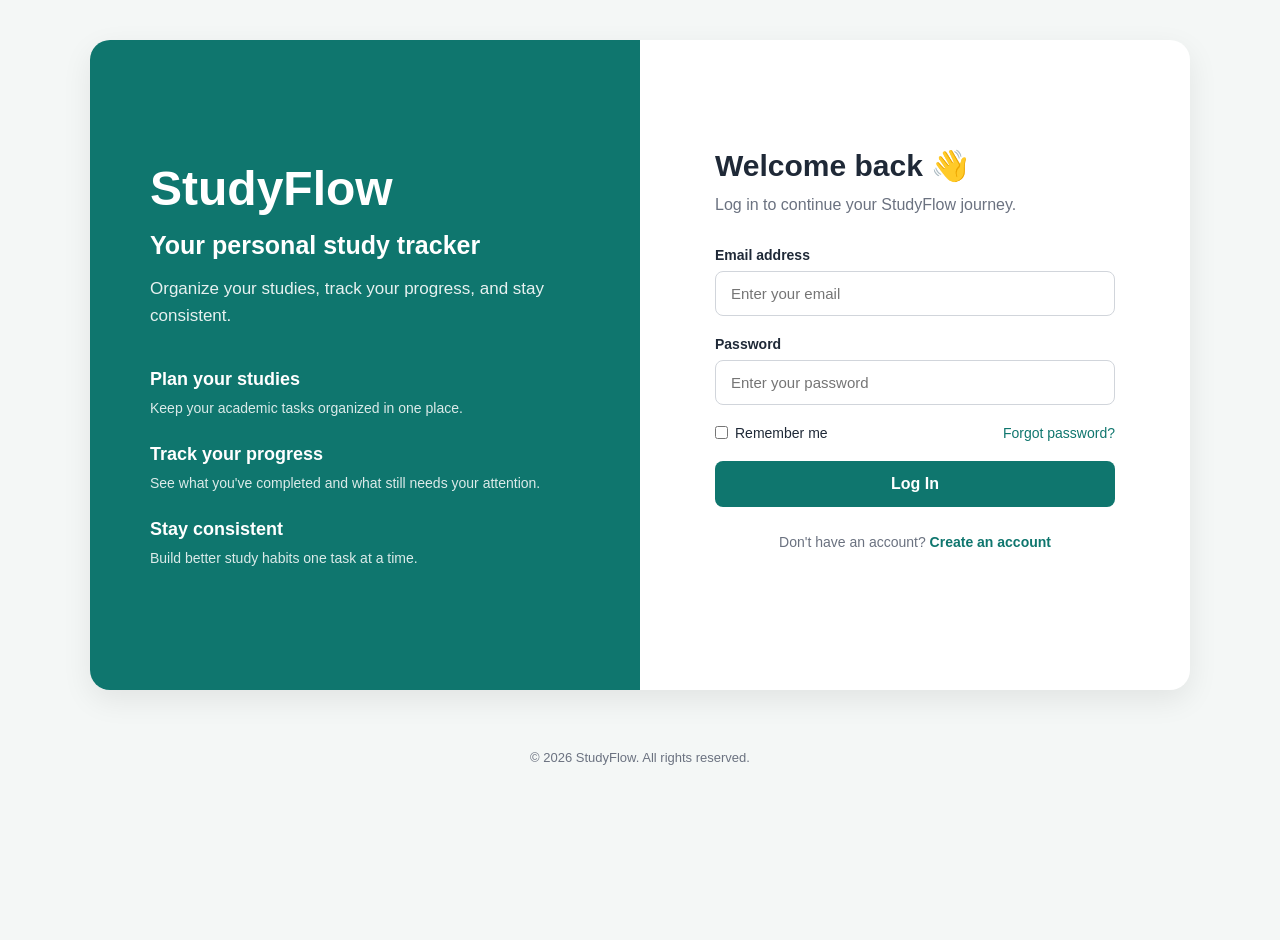
<file: index.html>
<!DOCTYPE html>
<html lang="en">
<head>
    <meta charset="UTF-8">
    <meta name="viewport" content="width=device-width, initial-scale=1.0">

    <title>StudyFlow</title>

    <link rel="stylesheet" href="style.css">
</head>

<body>

    <main class="page-container">

        <!-- Branding Section -->
        <section class="branding">

            <h1>StudyFlow</h1>

            <h2>Your personal study tracker</h2>

            <p>
                Organize your studies, track your progress, and stay consistent.
            </p>


            <div class="features">

                <div class="feature">
                    <h3>Plan your studies</h3>
                    <p>
                        Keep your academic tasks organized in one place.
                    </p>
                </div>


                <div class="feature">
                    <h3>Track your progress</h3>
                    <p>
                        See what you've completed and what still needs your attention.
                    </p>
                </div>


                <div class="feature">
                    <h3>Stay consistent</h3>
                    <p>
                        Build better study habits one task at a time.
                    </p>
                </div>

            </div>

        </section>


        <!-- Login Section -->
        <section class="login-section">

            <div class="login-container">

                <h2>Welcome back 👋</h2>

                <p>
                    Log in to continue your StudyFlow journey.
                </p>


                <form class="login-form">

                    <!-- Email -->
                    <div class="form-group">

                        <label for="email">Email address</label>

                        <input
                            type="email"
                            id="email"
                            name="email"
                            placeholder="Enter your email"
                        >

                    </div>


                    <!-- Password -->
                    <div class="form-group">

                        <label for="password">Password</label>

                        <input
                            type="password"
                            id="password"
                            name="password"
                            placeholder="Enter your password"
                        >

                    </div>


                    <!-- Login Options -->
                    <div class="login-options">

                        <label>
                            <input type="checkbox" id="remember">
                            Remember me
                        </label>

                        <a href="#">Forgot password?</a>

                    </div>


                    <!-- Login Button -->
                    <button type="submit">
                        Log In
                    </button>

                </form>


                <!-- Sign Up -->
                <p class="signup-text">
                   Don't have an account?
                   <a href="signup.html">Create an account</a>
                </p>

            </div>

        </section>

    </main>


    <!-- Footer -->
    <footer>
        <p>© 2026 StudyFlow. All rights reserved.</p>
    </footer>


    <script src="app.js"></script>

</body>
</html>
</file>
<file: style.css>
/* ================================
   GENERAL RESET
================================ */

* {
    margin: 0;
    padding: 0;
    box-sizing: border-box;
}

body {
    font-family: Arial, sans-serif;
    background-color: #f4f7f6;
    color: #1f2937;
    min-height: 100vh;
}


/* ================================
   MAIN PAGE
================================ */

.page-container {
    width: 90%;
    max-width: 1100px;
    min-height: 650px;
    margin: 40px auto;
    display: grid;
    grid-template-columns: 1fr 1fr;
    background-color: white;
    border-radius: 20px;
    overflow: hidden;
    box-shadow: 0 10px 30px rgba(0, 0, 0, 0.08);
}


/* ================================
   BRANDING SECTION
================================ */

.branding {
    background-color: #0f766e;
    color: white;
    padding: 60px;
    display: flex;
    flex-direction: column;
    justify-content: center;
}

.branding h1 {
    font-size: 48px;
    margin-bottom: 15px;
}

.branding h2 {
    font-size: 25px;
    margin-bottom: 15px;
}

.branding > p {
    font-size: 17px;
    line-height: 1.6;
    margin-bottom: 40px;
    opacity: 0.9;
}


/* ================================
   FEATURES
================================ */

.features {
    display: flex;
    flex-direction: column;
    gap: 25px;
}

.feature h3 {
    font-size: 18px;
    margin-bottom: 8px;
}

.feature p {
    font-size: 14px;
    line-height: 1.5;
    opacity: 0.85;
}


/* ================================
   LOGIN SECTION
================================ */

.login-section {
    display: flex;
    align-items: center;
    justify-content: center;
    padding: 50px;
}

.login-container {
    width: 100%;
    max-width: 400px;
}

.login-container h2 {
    font-size: 30px;
    margin-bottom: 10px;
}

.login-container > p {
    color: #6b7280;
    margin-bottom: 30px;
    line-height: 1.5;
}


/* ================================
   FORM
================================ */

.login-form {
    display: flex;
    flex-direction: column;
    gap: 20px;
}

.form-group {
    display: flex;
    flex-direction: column;
    gap: 8px;
}

.form-group label {
    font-size: 14px;
    font-weight: 600;
}

.form-group input {
    width: 100%;
    padding: 13px 15px;
    border: 1px solid #d1d5db;
    border-radius: 8px;
    font-size: 15px;
    outline: none;
}

.form-group input:focus {
    border-color: #0f766e;
}


/* ================================
   LOGIN OPTIONS
================================ */

.login-options {
    display: flex;
    justify-content: space-between;
    align-items: center;
    font-size: 14px;
}

.login-options label {
    display: flex;
    align-items: center;
    gap: 7px;
}

.login-options a {
    color: #0f766e;
    text-decoration: none;
}

.login-options a:hover {
    text-decoration: underline;
}


/* ================================
   LOGIN BUTTON
================================ */

.login-form button {
    border: none;
    background-color: #0f766e;
    color: white;
    padding: 14px;
    border-radius: 8px;
    font-size: 16px;
    font-weight: 600;
    cursor: pointer;
    transition: 0.2s;
}

.login-form button:hover {
    background-color: #115e59;
}


/* ================================
   SIGN UP
================================ */

.signup-text {
    text-align: center;
    margin-top: 25px;
    font-size: 14px;
}

.signup-text a {
    color: #0f766e;
    font-weight: 600;
    text-decoration: none;
}

.signup-text a:hover {
    text-decoration: underline;
}


/* ================================
   FOOTER
================================ */

footer {
    text-align: center;
    padding: 20px;
    color: #6b7280;
    font-size: 13px;
}


/* ================================
   RESPONSIVE DESIGN
================================ */

@media (max-width: 800px) {

    .page-container {
        grid-template-columns: 1fr;
        margin: 20px auto;
    }

    .branding {
        padding: 40px;
    }

    .branding h1 {
        font-size: 38px;
    }

    .login-section {
        padding: 40px 30px;
    }
}


@media (max-width: 500px) {

    .page-container {
        width: 95%;
        margin: 10px auto;
        border-radius: 12px;
    }

    .branding {
        padding: 30px 25px;
    }

    .branding h1 {
        font-size: 32px;
    }

    .branding h2 {
        font-size: 21px;
    }

    .login-section {
        padding: 35px 20px;
    }

    .login-options {
        font-size: 12px;
    }
}
</file>
